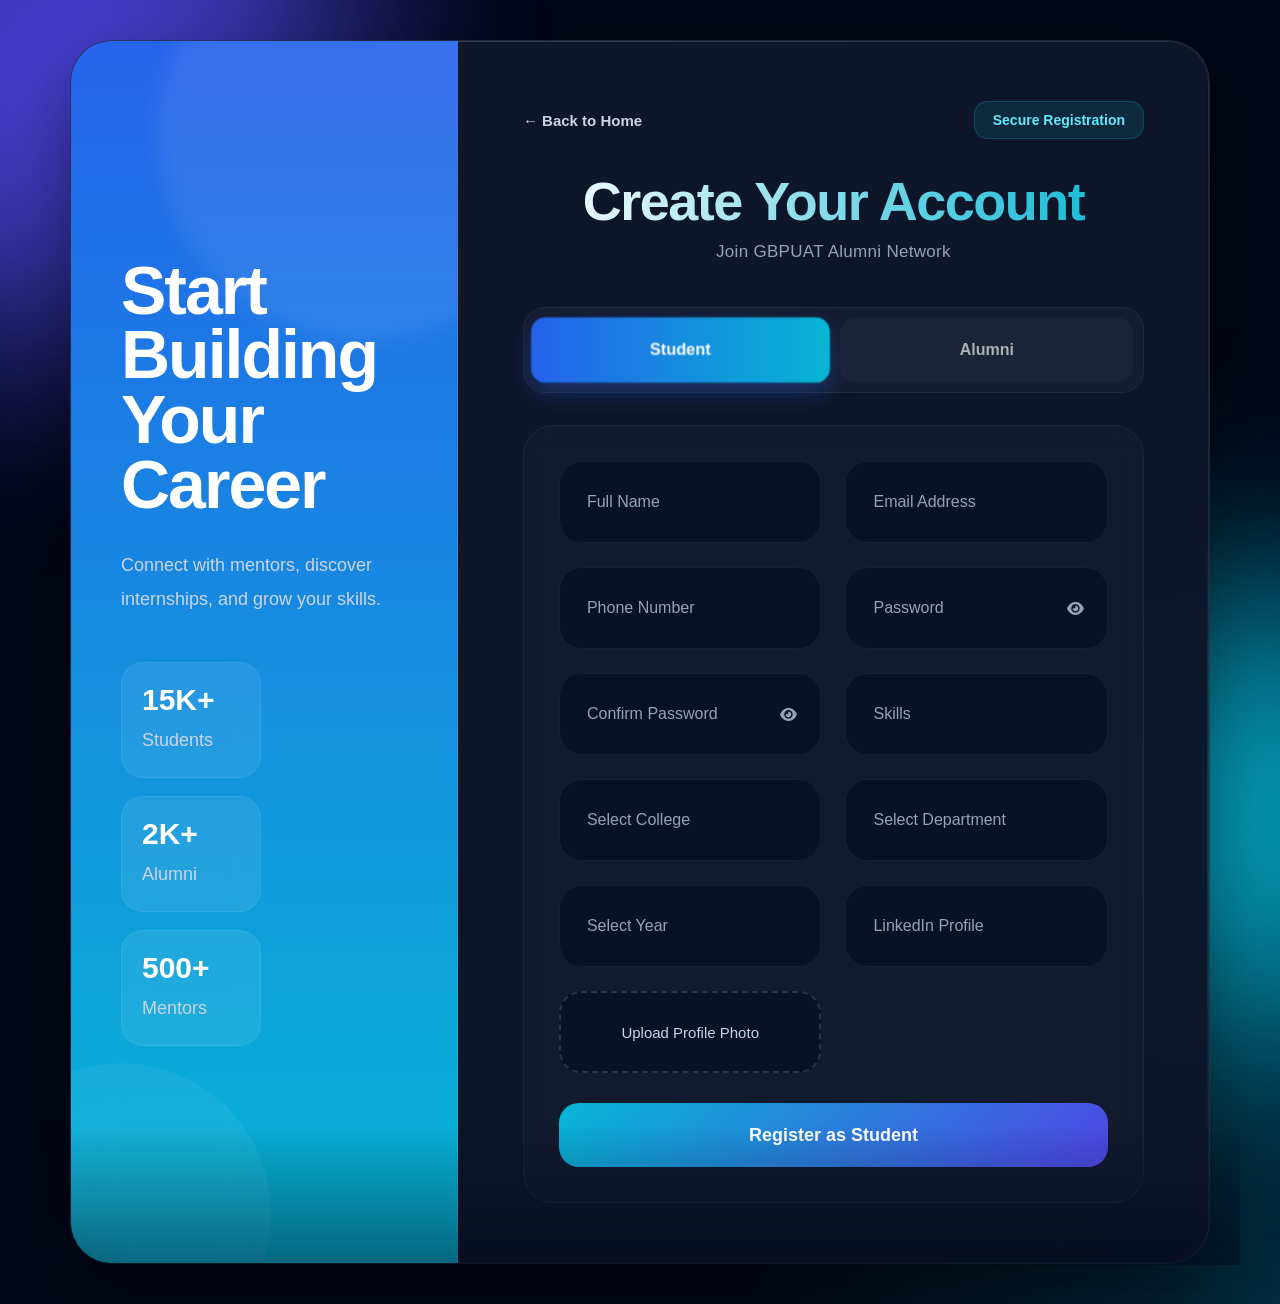
<file: register.html>
<!DOCTYPE html>
<html lang="en">

<head>
<link
rel="stylesheet"
href="https://cdnjs.cloudflare.com/ajax/libs/font-awesome/6.5.1/css/all.min.css"
/>
<meta charset="UTF-8">
<meta name="viewport" content="width=device-width, initial-scale=1.0">

<title>Register | GBPUAT Connect</title>

<link rel="stylesheet" href="style.css">

<style>

/* STUDENT ACTIVE */

.student-active{

    background:
    linear-gradient(
        to right,
        #2563eb,
        #06b6d4
    ) !important;

    color:white !important;

    box-shadow:
    0 10px 25px rgba(37,99,235,0.35);

    transform:scale(1.02);
}

/* ALUMNI ACTIVE */

.alumni-active{

    background:
    linear-gradient(
        to right,
        #7c3aed,
        #a855f7
    ) !important;

    color:white !important;

    box-shadow:
    0 10px 25px rgba(124,58,237,0.35);

    transform:scale(1.02);
}
.field,
.profile-upload-container{
    position:relative;
    width:100%;
}

/* SAME HEIGHT */

.field input,
.field select,
.upload-box{

    width:100%;
    height:82px;

    border-radius:22px;

    background:#071226;

    border:1px solid rgba(255,255,255,0.06);

    padding:0 28px;

    color:white;

    font-size:17px;

    outline:none;

    transition:0.3s ease;
}

/* FIX LABEL */

.field label{

    position:absolute;

    left:28px;
    top:50%;

    transform:translateY(-50%);

    color:#94a3b8;

    font-size:16px;

    pointer-events:none;

    transition:0.3s ease;
}

/* FLOAT LABEL */

.field input:focus + label,
.field input:valid + label,
.field select:focus + label,
.field select:valid + label{

    top:14px;

    font-size:12px;

    color:#06b6d4;
}

/* HOVER */

.field input:focus,
.field select:focus,
.upload-box:hover{

    border-color:#06b6d4;

    box-shadow:
    0 0 20px rgba(6,182,212,0.15);
}
body{

    margin:0;

    padding:40px;

    font-family:'Poppins',sans-serif;

    background:
        radial-gradient(
            circle at top left,
            rgba(79,70,229,0.25),
            transparent 30%
        ),

        radial-gradient(
            circle at bottom right,
            rgba(6,182,212,0.22),
            transparent 30%
        ),

        #020617;

    color:white;

    min-height:100vh;

    display:flex;

    justify-content:center;

    align-items:flex-start;

    padding-top:40px;

    padding-bottom:40px;

    overflow-x:hidden;

    position:relative;
}

/* FLOATING GLOW BLOBS */

body::before,
body::after{

    content:"";

    position:fixed;

    width:420px;
    height:420px;

    border-radius:50%;

    filter:blur(120px);

    z-index:-1;

    animation:
        floatBlob 10s infinite ease-in-out;
}

body::before{

    background:#4f46e5;

    top:-120px;
    left:-120px;
}

body::after{

    background:#06b6d4;

    bottom:-120px;
    right:-120px;
}

@keyframes floatBlob{

    0%{
        transform:translateY(0px);
    }

    50%{
        transform:translateY(35px);
    }

    100%{
        transform:translateY(0px);
    }
}
/* MAIN CONTAINER */

.register-container{

    width:95%;

    max-width:1500px;

    min-height:92vh;

    display:flex;

    position:relative;

    background:
        rgba(15,23,42,0.78);

    backdrop-filter:blur(24px);

    border-radius:42px;

    overflow:hidden;

    border:1px solid
        rgba(255,255,255,0.08);

    box-shadow:

        0 30px 90px rgba(0,0,0,0.55),

        inset 0 1px 0 rgba(255,255,255,0.04);

    isolation:isolate;
}

.register-container::before{

    content:"";

    position:absolute;

    inset:0;

    padding:1px;

    border-radius:42px;

    background:
        linear-gradient(
            135deg,
            rgba(255,255,255,0.18),
            rgba(255,255,255,0.02)
        );

    -webkit-mask:
        linear-gradient(#fff 0 0) content-box,
        linear-gradient(#fff 0 0);

    -webkit-mask-composite:xor;

    pointer-events:none;
}
/* LEFT SIDE */

.register-left{
    flex:1;

    padding:70px 50px;

    position:relative;

    overflow:hidden;

    border-right:
    1px solid rgba(255,255,255,0.08);    

    display:flex;
    flex-direction:column;
    justify-content:center;

    background:
    linear-gradient(
        180deg,
        #2563eb,
        #06b6d4
    );

    transition:all 0.5s ease;
}

.register-left::before{
    content:"";

    position:absolute;

    width:420px;
    height:420px;

    border-radius:50%;

    background:
    rgba(255,255,255,0.08);

    top:-120px;
    right:-120px;

    filter:blur(10px);
}

.register-left::after{
    content:"";

    position:absolute;

    width:300px;
    height:300px;

    backdrop-filter:blur(20px);

    border-radius:50%;

    background:
    rgba(255,255,255,0.05);

    bottom:-100px;
    left:-100px;
}

.register-left h1{

    font-size:68px;

    line-height:0.95;

    margin-bottom:32px;

    font-weight:800;

    letter-spacing:-2px;
}

.register-left p{

    font-size:18px;

    line-height:1.9;

    color:#cbd5e1;

    max-width:420px;
}

/* RIGHT SIDE */

.register-right{

    width:66%;

    padding:60px 65px;

    position:relative;

    overflow-y:auto;
}

.register-right::-webkit-scrollbar{

    width:10px;
}

.register-right::-webkit-scrollbar-track{

    background:transparent;
}

.register-right::-webkit-scrollbar-thumb{

    background:
        rgba(255,255,255,0.12);

    border-radius:20px;
}

.register-right::-webkit-scrollbar-thumb:hover{

    background:
        rgba(255,255,255,0.22);
}

.register-top{

    text-align:center;

    margin-bottom:45px;
}

.register-top h1{

    font-size:54px;

    line-height:1;

    margin-bottom:14px;

    font-weight:800;

    letter-spacing:-1.5px;

    background:
        linear-gradient(
            to right,
            #ffffff,
            #06b6d4
        );

    -webkit-background-clip:text;

    -webkit-text-fill-color:transparent;
}

.register-top p{

    color:#94a3b8;

    font-size:17px;

    letter-spacing:0.3px;
}

/* ROLE BUTTONS */

.role-btn{

    flex:1;

    height:64px;

    border:none;

    border-radius:18px;

    background:
        rgba(255,255,255,0.04);

    border:
        1px solid rgba(255,255,255,0.08);

    color:#cbd5e1;

    font-size:16px;

    font-weight:700;

    cursor:pointer;

    transition:0.35s ease;

    backdrop-filter:blur(12px);

    position:relative;

    overflow:hidden;
}

.role-btn::before{

    content:"";

    position:absolute;

    inset:0;

    background:
        linear-gradient(
            120deg,
            transparent,
            rgba(255,255,255,0.08),
            transparent
        );

    transform:translateX(-100%);

    transition:0.6s ease;
}

.role-btn:hover::before{

    transform:translateX(100%);
}

.role-btn:hover{

    transform:
        translateY(-3px)
        scale(1.01);

    border-color:
        rgba(6,182,212,0.4);
}
/* ROLE BUTTON WRAPPER */

.role-buttons{

    display:flex;

    gap:14px;

    margin-bottom:32px;

    background:
    rgba(255,255,255,0.03);

    padding:10px;

    border-radius:22px;

    border:
    1px solid rgba(255,255,255,0.05);

    backdrop-filter:blur(10px);
}

/* FORM */

.form-grid{

    display:grid;

    grid-template-columns:
        repeat(2,1fr);

    gap:24px;
}

.main-student-form,
.main-alumni-form{

    background:
        rgba(255,255,255,0.02);

    border:
        1px solid rgba(255,255,255,0.05);

    border-radius:30px;

    padding:35px;

    backdrop-filter:blur(12px);
}

/* UPLOAD */

.upload-box{

    width:100%;

    height:82px;

    display:flex;

    justify-content:center;

    align-items:center;

    border-radius:22px;

    border:2px dashed rgba(255,255,255,0.14);

    background:#071226;

    cursor:pointer;

    transition:0.3s ease;

    font-size:17px;

    color:#cbd5e1;
}


.upload-box:hover{
    border-color:#06b6d4;
}

/* BUTTON */

.submit-btn{

    width:100%;

    height:64px;

    margin-top:30px;

    border:none;

    border-radius:20px;

    position:relative;

    overflow:hidden;

    background:
        linear-gradient(
            135deg,
            #06b6d4,
            #4f46e5,
            #7c3aed
        );

    background-size:200% 200%;

    animation:
        gradientMove 5s ease infinite;

    color:white;

    font-size:18px;

    font-weight:700;

    cursor:pointer;

    transition:
        0.35s ease;
}

.submit-btn:hover{

    transform:
    translateY(-5px)
    scale(1.01);

    filter:brightness(1.08);

    box-shadow:
    0 18px 40px rgba(6,182,212,0.35);
}

.submit-btn::before{

    content:"";

    position:absolute;

    top:0;
    left:-120%;

    width:80%;
    height:100%;

    background:
        linear-gradient(
            90deg,
            transparent,
            rgba(255,255,255,0.25),
            transparent
        );

    transform:skewX(-20deg);

    transition:0.7s ease;
}

.submit-btn:hover::before{

    left:130%;
}
/* ALUMNI BUTTON */

.main-alumni-form .submit-btn{

    background:
    linear-gradient(
        to right,
        #7c3aed,
        #a855f7
    );

    box-shadow:
    0 10px 25px rgba(124,58,237,0.25);
}

/* ALUMNI BUTTON HOVER */

.main-alumni-form .submit-btn:hover{

    box-shadow:
    0 14px 35px rgba(124,58,237,0.4);
}

.submit-btn:hover{
    transform:translateY(-5px);
}

/* FORM SWITCH */

.main-student-form,
.main-alumni-form{
    display:none;
}

.active-form{
    display:block;
}

/* MOBILE */

@media(max-width:1100px){

    .register-container{
        flex-direction:column;
    }

    .register-left,
    .register-right{
        width:100%;
    }

    .register-left{
        padding:50px 30px;
    }

    .register-left h1{
        font-size:50px;
    }

    .register-right{
        padding:40px 25px;
    }

    .form-grid{
        grid-template-columns:1fr;
    }
}

</style>

</head>

<body>

<div class="theme-transition"></div>

<!-- BACKGROUND GLOWS -->

<div class="bg-orb orb1"></div>

<div class="bg-orb orb2"></div>

<div class="bg-orb orb3"></div>

<section class="register-page">

<div class="register-container">

    <!-- LEFT SIDE -->

    <div class="register-left">

            <h1 id="leftTitle">
                Start Building <br> Your Career
            </h1>

            <p id="leftText">
                Connect with mentors,
                discover internships,
                and grow your skills.
            </p>

        <div class="left-stats">

            <div class="left-stat">
                <h2>15K+</h2>
                <p>Students</p>
            </div>

            <div class="left-stat">
                <h2>2K+</h2>
                <p>Alumni</p>
            </div>

            <div class="left-stat">
                <h2>500+</h2>
                <p>Mentors</p>
            </div>

        </div>            

    </div>

    <!-- RIGHT SIDE -->

    <div class="register-right">

    <div class="register-nav">

        <a href="index.html" class="back-home">
            ← Back to Home
        </a>

        <div class="secure-badge">
            Secure Registration
        </div>

    </div>        

        <div class="register-top">

            <h1>Create Your Account</h1>

            <p>Join GBPUAT Alumni Network</p>

        </div>

        <!-- ROLE BUTTONS -->

        <div class="role-buttons">

        <button
            id="studentBtn"
            class="role-btn"
            type="button"
        >
            Student
        </button>

        <button
            id="alumniBtn"
            class="role-btn"
            type="button"
        >
            Alumni
        </button>

        </div>

        <!-- STUDENT FORM -->

        <form id="studentRegisterForm"
            class="main-student-form active-form"
            autocomplete="off">

            <div class="form-grid">

                <!-- FULL NAME -->

                <div class="field">

                    <input
                        type="text"
                        id="studentName"
                        required
                    >

                    <label>Full Name</label>

                </div>

                <!-- EMAIL -->

                <div class="field">

                    <input
                        type="email"
                        id="studentEmail"
                        required
                    >

                    <label>Email Address</label>

                </div>

                <!-- PHONE -->

                <div class="field">

                    <input
                        type="text"
                        id="studentPhone"
                        required
                    >

                    <label>Phone Number</label>

                </div>

                <!-- PASSWORD -->

                <div class="field password-field">

                    <input
                        type="password"
                        id="studentPassword"
                        required
                    >

                    <span class="toggle-password">
                        <i class="fa-solid fa-eye"></i>
                    </span>                    

                    <label>Password</label>

                </div>

                <!-- CONFIRM PASSWORD -->

                <div class="field">

                    <input type="password" required>

                    <span class="toggle-password">
                        <i class="fa-solid fa-eye"></i>
                    </span>

                    <label>Confirm Password</label>

                </div>                

                <!-- SKILLS -->

                <div class="field">

                    <input
                        type="text"
                        id="studentSkills"
                        required
                    >

                    <label>Skills</label>

                </div>

                <!-- COLLEGE -->

                <div class="field">

                    <select
                        id="studentCollege"
                        required
                    >

                        <option value="" disabled selected></option>

                        <option value="technology">
                            College of Technology
                        </option>

                        <option value="agriculture">
                            College of Agriculture
                        </option>

                        <option value="veterinary">
                            College of Veterinary and Animal Sciences
                        </option>

                        <option value="agribusiness">
                            College of Agribusiness Management
                        </option>

                        <option value="basic">
                            College of Basic Sciences and Humanities
                        </option>

                        <option value="community">
                            College of Community Science
                        </option>

                        <option value="pg">
                            College of Post-Graduate Studies
                        </option>

                        <option value="fisheries">
                            College of Fisheries
                        </option>

                    </select>

                    <label>Select College</label>

                </div>

                <!-- DEPARTMENT -->

                <div class="field">

                    <select
                        id="studentDepartment"
                        required
                    >

                        <option value="" disabled selected></option>

                    </select>

                    <label>Select Department</label>

                </div>

                <!-- YEAR -->

                <div class="field">

                    <select required>

                        <option value="" disabled selected></option>

                        <option value="1st">1st Year</option>

                        <option value="2nd">2nd Year</option>

                        <option value="3rd">3rd Year</option>

                        <option value="4th">4th Year</option>

                    </select>

                    <label>Select Year</label>

                </div>

                <!-- LINKEDIN -->

                <div class="field">

                    <input
                        type="text"
                        required
                    >

                    <label>LinkedIn Profile</label>

                </div>

                <!-- PROFILE UPLOAD -->

                <div class="upload-field">

                    <div class="upload-box">

                        <input
                            type="file"
                            id="profileUpload"
                            accept="image/*"
                            hidden
                        >

                        <div
                            class="upload-content"
                            id="uploadTrigger"
                        >

                            <img id="previewImage">

                            <span id="uploadText">

                                Upload Profile Photo

                            </span>

                        </div>

                        <button
                            type="button"
                            id="removeImage"
                        >
                            ×
                        </button>

                    </div>

                </div>

            </div>

            <button type="submit"
                    class="submit-btn">

                Register as Student

            </button>

        </form>

        <!-- ALUMNI FORM -->

        <form id="alumniRegisterForm"
            class="main-alumni-form"
            autocomplete="off">

            <div class="form-grid">

                <!-- FULL NAME -->

                <div class="field">

                    <input type="text" required>

                    <label>Full Name</label>

                </div>

                <!-- PASSING YEAR -->

                <div class="field">

                    <input type="text" required>

                    <label>Passing Year</label>

                </div>

                <!-- EMAIL -->

                <div class="field">

                    <input type="email" required>

                    <label>Email Address</label>

                </div>

                <!-- PHONE -->

                <div class="field">

                    <input type="text" required>

                    <label>Phone Number</label>

                </div>

                <!-- PASSWORD -->

                <div class="field password-field">

                    <input
                        type="password"
                        id="alumniPassword"
                        required
                    >

                    <span class="toggle-password">
                        <i class="fa-solid fa-eye"></i>
                    </span>

                    <label>Password</label>

                </div>

                <!-- CONFIRM PASSWORD -->

                <div class="field">

                    <input type="password" required>

                    <span class="toggle-password">
                        <i class="fa-solid fa-eye"></i>
                    </span>

                    <label>Confirm Password</label>

                </div>

                <!-- COLLEGE -->

                <div class="field">

                    <select
                        id="alumniCollege"
                        required
                    >

                        <option value="" disabled selected></option>

                        <option value="technology">
                            College of Technology
                        </option>

                        <option value="agriculture">
                            College of Agriculture
                        </option>

                        <option value="veterinary">
                            College of Veterinary and Animal Sciences
                        </option>

                        <option value="agribusiness">
                            College of Agribusiness Management
                        </option>

                        <option value="basic">
                            College of Basic Sciences and Humanities
                        </option>

                        <option value="community">
                            College of Community Science
                        </option>

                        <option value="pg">
                            College of Post-Graduate Studies
                        </option>

                        <option value="fisheries">
                            College of Fisheries
                        </option>

                    </select>

                    <label>Select College</label>

                </div>

                <!-- DEPARTMENT -->

                <div class="field">

                    <select
                        id="alumniDepartment"
                        required
                    >

                        <option value="" disabled selected></option>

                    </select>

                    <label>Select Department</label>

                </div>

                <!-- COMPANY -->

                <div class="field">

                    <input type="text" required>

                    <label>Company Name</label>

                </div>

                <!-- POSITION -->

                <div class="field">

                    <input type="text" required>

                    <label>Current Position</label>

                </div>

                <!-- DOMAIN -->

                <div class="field">

                    <input type="text" required>

                    <label>Domain</label>

                </div>

                <!-- LINKEDIN -->

                <div class="field">

                    <input type="text" required>

                    <label>LinkedIn Profile</label>

                </div>

            </div>

            <button type="submit" class="submit-btn">

                Register as Alumni

            </button>

        </form>
    </div>

    

</div>

</section>

<script src="script.js"></script>



</body>

</html>
</file>
<file: style.css>
/* GLOBAL RESET */

*{
    margin:0;
    padding:0;
    box-sizing:border-box;
}

html{
    scroll-behavior:smooth;
}

body{

    font-family:'Poppins',sans-serif;

    overflow-x:hidden;

    color:white;

    background:
        radial-gradient(
            circle at top left,
            rgba(124,58,237,0.16),
            transparent 25%
        ),

        radial-gradient(
            circle at bottom right,
            rgba(6,182,212,0.14),
            transparent 30%
        ),

        linear-gradient(
            180deg,
            #020617 0%,
            #071120 30%,
            #0b1120 60%,
            #020617 100%
        );

    background-attachment:fixed;
}

/* BUTTON FONT */

button{
    font-family:'Poppins',sans-serif;
}

/* HERO SECTION */

.hero{
    position:relative;

    min-height:100vh;

    padding:140px 8% 100px;

    isolation:isolate;

    align-items:center;

    overflow:hidden;

    background:
        radial-gradient(circle at top left,
        rgba(124,58,237,0.25),
        transparent 30%),


        radial-gradient(circle at bottom right,
        rgba(6,182,212,0.18),
        transparent 30%),


        linear-gradient(
            135deg,
            #020617 0%,
            #071127 45%,
            #020617 100%
        );

    display:flex;

    flex-direction:column;

    justify-content:center;
}

/* OVERLAY */

.overlay{
    width:100%;
    height:100%;
    background:rgba(0,0,0,0.6);
    position:absolute;
    top:0;
    left:0;
    z-index:1;
}

/* NAVBAR */

/* PREMIUM NAVBAR */

nav{

    width:92%;

    height:78px;

    box-shadow:
    0 10px 50px rgba(0,0,0,0.35),
    0 0 0 1px rgba(255,255,255,0.04);

    display:flex;

    justify-content:space-between;

    align-items:center;

    padding:0 35px;

    position:fixed;

    top:20px;

    left:50%;

    transform:translateX(-50%);

    z-index:1000;

    background:
        rgba(15,23,42,0.72);

    backdrop-filter:blur(18px);

    border:1px solid
        rgba(255,255,255,0.08);

    border-radius:22px;

    box-shadow:
        0 10px 40px rgba(0,0,0,0.35);
}

.logo{

    color:white;

    font-size:24px;

    font-weight:800;

    letter-spacing:1px;

    background:
        linear-gradient(
            to right,
            #ffffff,
            #06b6d4
        );

    -webkit-background-clip:text;

    -webkit-text-fill-color:transparent;
}
/* NAVBAR HIDE ON SCROLL */

nav{

    position:fixed;

    top:20px;

    left:50%;

    transform:translateX(-50%);

    width:92%;

    padding:18px 32px;

    border-radius:24px;

    background:
    rgba(15,23,42,0.55);

    backdrop-filter:blur(18px);

    border:
    1px solid rgba(255,255,255,0.08);

    display:flex;

    justify-content:space-between;

    align-items:center;

    z-index:999;

    transition:0.4s ease;
}

/* HIDDEN STATE */

nav.hide-nav{

    transform:
        translateX(-50%)
        translateY(-120px);

    opacity:0;
}

/* NAVBAR BUTTON CONTAINER */

.nav-buttons button{
    padding:12px 25px;
    border:none;
    border-radius:10px;
    margin-left:15px;
    font-size:16px;
    transition:0.3s;
}

/* =========================
   FINAL NAVBAR BUTTONS
========================= */

.login-btn:hover{

    transform:
        translateY(-3px);

    box-shadow:
        0 10px 25px rgba(255,255,255,0.18);
}

/* REGISTER BUTTON */

.register-btn{

    height:48px;

    padding:0 24px;

    border:none;

    border-radius:14px;

    background:
        linear-gradient(
            to right,
            #06b6d4,
            #4f46e5
        );

    color:white;

    font-size:15px;

    font-weight:600;

    cursor:pointer;

    transition:0.35s ease;

    text-decoration:none;

    display:flex;

    align-items:center;

    justify-content:center;

    box-shadow:
        0 10px 25px rgba(79,70,229,0.28);
}

.register-btn:hover{

    transform:
        translateY(-3px)
        scale(1.03);

    box-shadow:
        0 18px 35px rgba(79,70,229,0.4);
}
.nav-buttons button:hover{
    transform:translateY(-3px);
}

/* HERO CONTENT */

.hero-content{
    position:relative;

    z-index:5;

    max-width:760px;
}

.hero-content h1{

    font-size:clamp(58px,8vw,92px);

    line-height:0.95;

    font-weight:900;

    letter-spacing:-4px;

    margin-bottom:28px;

    background:
    linear-gradient(
        135deg,
        #ffffff 0%,
        #c4b5fd 35%,
        #67e8f9 70%,
        #ffffff 100%
    );

    background-size:200% auto;

    animation:textShine 6s linear infinite;

    -webkit-background-clip:text;

    -webkit-text-fill-color:transparent;
}
@keyframes textShine{

    from{
        background-position:0% center;
    }

    to{
        background-position:200% center;
    }
}

.hero-content p{

    font-size:20px;

    line-height:1.9;

    color:#94a3b8;

    max-width:650px;

    margin-bottom:45px;
}

/* HERO BUTTONS */

.hero-buttons{
    display:flex;

    gap:20px;

    flex-wrap:wrap;
}

.hero-btn{

    height:64px;

    padding:0 38px;

    border:none;

    border-radius:20px;

    font-size:16px;

    font-weight:700;

    letter-spacing:0.3px;

    cursor:pointer;

    transition:all 0.35s ease;

    position:relative;

    overflow:hidden;

    isolation:isolate;
}

.primary-btn{

    background:
    linear-gradient(
        to right,
        #7c3aed,
        #06b6d4
    );

    color:white;

    box-shadow:
    0 20px 40px rgba(124,58,237,0.35);
}
.primary-btn::before{

    content:"";

    position:absolute;

    inset:0;

    background:
    linear-gradient(
        120deg,
        transparent,
        rgba(255,255,255,0.28),
        transparent
    );

    transform:translateX(-120%);

    transition:0.7s ease;

    z-index:-1;
}

.primary-btn:hover::before{

    transform:translateX(120%);
}
.primary-btn:hover{

    transform:
    translateY(-4px)
    scale(1.02);

    box-shadow:
    0 25px 50px rgba(124,58,237,0.45);
}

.secondary-btn{

    background:
    rgba(255,255,255,0.04);

    border:1px solid rgba(255,255,255,0.08);

    color:white;

    backdrop-filter:blur(10px);
}

.secondary-btn:hover{

    background:
    rgba(255,255,255,0.08);

    transform:translateY(-4px);
}


/* GRADIENT BALLS */

.gradient-ball{
    position:absolute;
    border-radius:50%;
    filter:blur(100px);
    opacity:0.5;
    z-index:1;
}

.ball1{
    width:300px;
    height:300px;
    background:#4f46e5;
    top:10%;
    left:10%;
}

.ball2{
    width:250px;
    height:250px;
    background:#06b6d4;
    bottom:10%;
    right:10%;
}

/* PARTICLES */

.particles{
    position:absolute;
    width:100%;
    height:100%;
    top:0;
    left:0;
    overflow:hidden;
    z-index:1;
}

.particles span{
    position:absolute;
    width:12px;
    height:12px;
    background:rgba(255,255,255,0.2);
    border-radius:50%;
    animation:float 15s linear infinite;
}

.particles span:nth-child(1){
    left:10%;
    top:80%;
    animation-duration:12s;
}

.particles span:nth-child(2){
    left:25%;
    top:90%;
    animation-duration:18s;
}

.particles span:nth-child(3){
    left:50%;
    top:85%;
    animation-duration:10s;
}

.particles span:nth-child(4){
    left:75%;
    top:95%;
    animation-duration:16s;
}

.particles span:nth-child(5){
    left:90%;
    top:88%;
    animation-duration:13s;
}

@keyframes float{
    0%{
        transform:translateY(0);
        opacity:0;
    }

    50%{
        opacity:1;
    }

    100%{
        transform:translateY(-1000px);
        opacity:0;
    }
}

/* ABOUT SECTION */

.about{

    width:100%;

    min-height:100vh;

    display:grid;

    grid-template-columns:1.25fr 0.9fr;

    align-items:center;

    gap:70px;

    padding:140px 8%;

    position:relative;

    overflow:hidden;

    background:
    radial-gradient(
    circle at left top,
    rgba(79,70,229,0.28),
    transparent 35%
    ),

    radial-gradient(
    circle at right bottom,
    rgba(6,182,212,0.18),
    transparent 30%
    ),

    linear-gradient(
    to bottom,
    #030712,
    #071427,
    #020617
    );
}

.about-left{

    position:relative;

    width:100%;

    max-width:900px;

    border-radius:38px;

    overflow:hidden;
}
.about-left::before{

    content:"";

    position:absolute;

    width:300px;

    height:300px;

    border-radius:50%;

    background:
    rgba(6,182,212,0.22);

    filter:blur(90px);

    top:-60px;

    left:-60px;

    z-index:-1;
}

.about-left img{

    width:100%;

    display:block;

    border-radius:28px;

    position:relative;

    z-index:2;

    transition:
        transform 0.6s ease,
        box-shadow 0.4s ease;

    box-shadow:
        0 25px 60px rgba(0,0,0,0.45);
}

.about-image-wrapper:hover img{

    transform:scale(1.08);
}

.about-image-wrapper:hover::before{

    transform:scale(1.15);

    opacity:1;
}
.about-right{

    width:100%;

    max-width:520px;
}

.about-right h2{

    font-size:92px;

    line-height:0.95;

    margin-bottom:34px;

    font-weight:900;

    letter-spacing:-5px;

    background:
    linear-gradient(
        to right,
        #ffffff,
        #c4b5fd,
        #67e8f9
    );

    -webkit-background-clip:text;

    -webkit-text-fill-color:transparent;
}

.about-right p{

    font-size:21px;

    line-height:1.9;

    color:#94a3b8;

    margin-bottom:24px;

    max-width:500px;
}

.about-right button{

    height:58px;

    padding:0 34px;

    border:none;

    border-radius:18px;

    background:
    linear-gradient(
        to right,
        #06b6d4,
        #4f46e5
    );

    color:white;

    font-size:16px;

    font-weight:700;

    cursor:pointer;

    transition:0.35s ease;

    box-shadow:
    0 15px 40px rgba(79,70,229,0.35);
}

.about-right button:hover{

    transform:
    translateY(-5px)
    scale(1.02);

    box-shadow:
    0 20px 50px rgba(79,70,229,0.45);
}

/* ALUMNI SECTION */

.alumni-section{
    width:100%;
    min-height:100vh;
    background:transparent;
    padding:100px 80px;
}

.alumni-section h2{
    font-size:52px;

    text-align:center;

    margin-bottom:70px;

    font-weight:800;

    letter-spacing:-2px;

    background:
    linear-gradient(
        to right,
        #ffffff,
        #67e8f9
    );

    -webkit-background-clip:text;

    -webkit-text-fill-color:transparent;
}


.alumni-container{
    display:flex;
    justify-content:center;
    flex-wrap:wrap;
    gap:40px;
}

.alumni-card{
    width:350px;
    background:rgba(255,255,255,0.08);
    backdrop-filter:blur(10px);
    padding:40px;
    border-radius:25px;
    text-align:center;
    box-shadow:
    0 10px 30px rgba(0,0,0,0.25);

    transform-style:preserve-3d;    
    border:1px solid rgba(255,255,255,0.1);
    transition:0.4s;
    position:relative;
    overflow:hidden;
}

.alumni-card:hover{

    transform:
    translateY(-18px)
    rotateX(4deg)
    rotateY(-4deg);

    box-shadow:
    0 25px 60px rgba(79,70,229,0.35),
    0 0 35px rgba(6,182,212,0.18);
}

.alumni-card::before{
    content:"";
    position:absolute;
    width:200%;
    height:200%;
    background:linear-gradient(
        45deg,
        transparent,
        rgba(255,255,255,0.1),
        transparent
    );
    top:-50%;
    left:-50%;
    transform:rotate(25deg);
    transition:0.8s;
}

.alumni-card:hover::before{
    left:100%;
}

.alumni-card img{
    width:130px;
    height:130px;
    border-radius:50%;
    object-fit:cover;
    margin-bottom:25px;
    border:4px solid #4f46e5;
}

.alumni-card h3{
    font-size:30px;
    margin-bottom:15px;
}

.alumni-card p{
    font-size:20px;
    margin-bottom:15px;
    color:#cbd5e1;
}

.alumni-card span{
    color:#06b6d4;
    font-size:16px;
}

/* STATS SECTION */

.stats-section{
    width:100%;
    padding:120px 80px;
    background:transparent;
    text-align:center;
}

.stats-section h2{
    font-size:52px;

    text-align:center;

    margin-bottom:70px;

    font-weight:800;

    letter-spacing:-2px;

    background:
    linear-gradient(
        to right,
        #ffffff,
        #67e8f9
    );

    -webkit-background-clip:text;

    -webkit-text-fill-color:transparent;
}


.stats-container{
    display:flex;
    justify-content:center;
    flex-wrap:wrap;
    gap:40px;
}

.stat-box{
    width:250px;
    background:rgba(255,255,255,0.05);
    padding:50px 30px;
    border-radius:25px;
    backdrop-filter:blur(10px);
    border:1px solid rgba(255,255,255,0.1);
    transition:0.4s;
}

.stat-box:hover{
    transform:translateY(-10px);
    box-shadow:0 20px 40px rgba(79,70,229,0.3);
}

.stat-box h3{
    font-size:60px;
    color:#06b6d4;
    margin-bottom:20px;
}

.stat-box p{
    font-size:22px;
}

/* COMPANY SECTION */

.company-section{
    width:100%;
    padding:100px 0;
    background:transparent;
    text-align:center;
    overflow:hidden;
}

.company-section h2{
    font-size:52px;

    text-align:center;

    margin-bottom:70px;

    font-weight:800;

    letter-spacing:-2px;

    background:
    linear-gradient(
        to right,
        #ffffff,
        #67e8f9
    );

    -webkit-background-clip:text;

    -webkit-text-fill-color:transparent;
}

.marquee{

    width:100%;

    overflow:hidden;

    position:relative;
}

.marquee-content{

    display:flex;

    align-items:center;

    width:max-content;

    animation:
        marquee 22s linear infinite;
}

@keyframes marquee{

    from{
        transform:translateX(0);
    }

    to{
        transform:translateX(-50%);
    }
}

.marquee-content span,
.marquee-content a{

    display:inline-block;

    margin:0 50px;

    font-size:40px;

    font-weight:700;

    color:#cbd5e1;

    text-decoration:none;

    transition:0.3s ease;
}

.marquee-content span:hover,
.marquee-content a:hover{

    color:#06b6d4;

    transform:translateY(-5px);
}

@keyframes marquee{
    0%{
        transform:translateX(0);
    }

    100%{
        transform:translateX(-50%);
    }
}

/* FOOTER */

footer{
    width:100%;
    background:#020617;
    padding-top:80px;
}

.footer-container{
    display:flex;
    justify-content:space-between;
    flex-wrap:wrap;
    gap:40px;
    padding:0 80px 60px;
}

.footer-box{
    width:300px;
}

.footer-box h3{
    font-size:30px;
    margin-bottom:25px;
}

.footer-box p{
    color:#cbd5e1;
    line-height:1.8;
    margin-bottom:15px;
}

.footer-box a{
    display:block;
    color:#cbd5e1;
    text-decoration:none;
    margin-bottom:15px;
    transition:0.3s;
}

.footer-box a:hover{
    color:#06b6d4;
    transform:translateX(5px);
}

.footer-bottom{
    border-top:1px solid rgba(255,255,255,0.1);
    padding:30px;
    text-align:center;
    color:#94a3b8;
}

/* MODAL */

.modal-box{

    width:920px;

    height:600px;

    max-height:90vh;

    isolation:isolate;

    display:flex;

    overflow:hidden;

    border-radius:32px;

    position:relative;

    background:
        rgba(15,23,42,0.92);

    backdrop-filter:blur(20px);

    border:1px solid
        rgba(255,255,255,0.08);

    box-shadow:
        0 25px 80px rgba(0,0,0,0.55);

    animation:
        modalEntry 0.5s ease;
}

/* GLASS SHINE */

.modal-box::before{

    content:"";

    position:absolute;

    inset:0;

    background:
        linear-gradient(
            120deg,
            rgba(255,255,255,0.08),
            transparent 30%,
            transparent 70%,
            rgba(255,255,255,0.05)
        );

    z-index:1;

    pointer-events:none;
}

/* ANIMATED BORDER */

.modal-box::after{

    content:"";

    position:absolute;

    inset:-1px;

    border-radius:32px;

    padding:1px;

    background:
        linear-gradient(
            130deg,
            rgba(6,182,212,0.5),
            rgba(79,70,229,0.5),
            rgba(124,58,237,0.5)
        );

    -webkit-mask:
        linear-gradient(#fff 0 0) content-box,
        linear-gradient(#fff 0 0);

    -webkit-mask-composite:xor;

    mask-composite:exclude;

    animation:
        borderRotate 6s linear infinite;

    pointer-events:none;
}

@keyframes borderRotate{

    0%{
        filter:hue-rotate(0deg);
    }

    100%{
        filter:hue-rotate(360deg);
    }
}

/* FLOATING GLOW BLOBS */

.login-blob{

    position:absolute;

    border-radius:50%;

    filter:blur(90px);

    opacity:0.35;

    z-index:0;

    animation:
        blobFloat 8s ease-in-out infinite;
}

/* TOP RIGHT */

.blob-one{

    width:220px;

    height:220px;

    background:#06b6d4;

    top:-60px;

    right:-60px;
}

/* BOTTOM LEFT */

.blob-two{

    width:260px;

    height:260px;

    background:#7c3aed;

    bottom:-100px;

    left:-100px;

    animation-delay:2s;
}

/* FLOAT */

@keyframes blobFloat{

    0%{
        transform:
            translateY(0px)
            scale(1);
    }

    50%{
        transform:
            translateY(25px)
            scale(1.08);
    }

    100%{
        transform:
            translateY(0px)
            scale(1);
    }
}

@keyframes modalEntry{

    from{
        opacity:0;
        transform:
            translateY(40px)
            scale(0.95);
    }

    to{
        opacity:1;
        transform:
            translateY(0)
            scale(1);
    }
}

/* LEFT CONTENT */

.login-left-content{

    position:relative;

    z-index:2;
}

.login-left-content h1{

    font-size:56px;

    line-height:1.1;

    margin-bottom:25px;

    font-weight:800;

    color:white;
}

.login-left-content p{

    font-size:18px;

    line-height:1.8;

    color:#e2e8f0;

    margin-bottom:35px;
}

/* TAGS */

.login-tags{

    display:flex;

    flex-wrap:wrap;

    gap:15px;
}

.login-tags span{

    padding:12px 18px;

    border-radius:50px;

    background:
        rgba(255,255,255,0.15);

    border:1px solid
        rgba(255,255,255,0.15);

    color:white;

    font-size:14px;

    backdrop-filter:blur(10px);
}

/* INTERNAL SCROLL AREA */

.login-scroll-area{

    width:100%;

    height:100%;

    overflow-y:auto;

    overflow-x:hidden;

    padding-right:14px;

    scrollbar-width:thin;

    scrollbar-color:
        #06b6d4
        transparent;
}

/* PREMIUM SCROLLBAR */

.login-scroll-area::-webkit-scrollbar{

    width:4px;
}

.login-scroll-area::-webkit-scrollbar-track{

    background:transparent;
}

.login-scroll-area::-webkit-scrollbar-thumb{

    background:
        linear-gradient(
            to bottom,
            #06b6d4,
            #4f46e5
        );

    border-radius:50px;
}

/* PREMIUM INTERNAL SCROLLBAR */

.login-right-panel::-webkit-scrollbar{

    width:4px;
}

.login-right-panel::-webkit-scrollbar-track{

    margin:20px 0;

    background:transparent;

    border-radius:50px;
}

.login-right-panel::-webkit-scrollbar-thumb{

    background:
        linear-gradient(
            to bottom,
            rgba(6,182,212,0.9),
            rgba(79,70,229,0.9)
        );

    border-radius:50px;
}


/* =========================
   INPUT ICONS
========================= */

.input-box i,
.input-box .icon{

    position:absolute;

    left:16px;

    top:50%;

    transform:translateY(-50%);

    font-size:15px;

    color:#94a3b8;

    width:16px;
    height:16px;

    display:flex;
    align-items:center;
    justify-content:center;

    pointer-events:none;
}
.input-box i::before{
    font-size:15px !important;
}


.extra-login-options{

    margin-top:30px;

    text-align:center;
}

.extra-login-options p{

    color:#94a3b8;

    margin-bottom:20px;
}

.social-buttons{

    display:flex;

    gap:15px;
}

.social-buttons button{

    flex:1;

    height:55px;

    border:none;

    border-radius:16px;

    background:#1e293b;

    color:white;

    font-size:15px;

    font-weight:600;

    transition:0.3s ease;
}

.social-buttons button:hover{

    transform:translateY(-3px);

    background:#334155;
}

/* PROGRESS BAR */

.progress-bar{
    position:fixed;
    top:0;
    left:0;
    width:0%;
    height:5px;
    background:linear-gradient(to right,#06b6d4,#4f46e5);
    z-index:99999;
}

/* CUSTOM CURSOR */

body{
    cursor:default;
}

.custom-cursor{
    width:20px;
    height:20px;
    border:2px solid #06b6d4;
    border-radius:50%;
    position:fixed;
    top:0;
    left:0;
    transform:translate(-50%,-50%);
    pointer-events:none;
    z-index:999999;
}

/* LOADER */

.loader{
    display:none;
}

/* MOBILE RESPONSIVE */

@media(max-width:768px){

/* NAV LINKS */

    .top-links{

        display:flex;

        align-items:center;

        gap:14px;

        margin-right:28px;
    }

    .top-links a{

        text-decoration:none;

        color:#cbd5e1;

        font-size:13px;

        font-weight:600;

        letter-spacing:0.5px;

        padding:10px 16px;

        border-radius:12px;

        transition:0.3s ease;

        background:
            rgba(255,255,255,0.03);

        border:1px solid
            transparent;
    }

    /* HOVER */

    .top-links a:hover{

        color:white;

        background:
            rgba(6,182,212,0.12);

        border-color:
            rgba(6,182,212,0.35);

        transform:translateY(-2px);
    }

    nav{
        padding:20px;
    }

    .hamburger{
        display:flex;
        flex-direction:column;
        gap:6px;
        cursor:pointer;
    }

    .hamburger span{
        width:30px;
        height:3px;
        background:white;
        border-radius:10px;
    }

    .nav-buttons{
        position:fixed;
        top:0;
        right:-100%;
        width:280px;
        height:100vh;
        background:#111827;
        display:flex;
        flex-direction:row;
        justify-content:center;
        align-items:center;
        gap:30px;
        transition:0.5s;
    }

    .nav-buttons.active{
        right:0;
    }

    .hero-content h1{
        font-size:48px;
    }

    .hero-content p{
        font-size:18px;
    }

    .about{
        flex-direction:column;
        padding:80px 20px;
    }

    .about-left,
    .about-right{
        width:100%;
    }

    .about-right h2{
        font-size:40px;
    }

    .alumni-section,
    .stats-section{
        padding:80px 20px;
    }

    .alumni-section h2,
    .stats-section h2,
    .company-section h2{
    font-size:52px;

    text-align:center;

    margin-bottom:70px;

    font-weight:800;

    letter-spacing:-2px;

    background:
    linear-gradient(
        to right,
        #ffffff,
        #67e8f9
    );

    -webkit-background-clip:text;

    -webkit-text-fill-color:transparent;
}

    .footer-container{
        padding:0 20px 60px;
    }
}
.marquee-content span{
    cursor:pointer;
    transition:0.3s;
}

.marquee-content span:hover{
    color:#06b6d4;
    transform:translateY(-5px);
}
.stat-box:hover h3{
    transform:scale(1.15);
    transition:0.3s;
}
.alumni-card:hover{
    transform:translateY(-15px) scale(1.03);

    box-shadow:
        0 20px 50px rgba(79,70,229,0.4),
        0 0 40px rgba(6,182,212,0.4);
}

/* COLLEGE BASED ALUMNI SECTION */

/* ALUMNI DETAILS */

.alumni-details{
    display:none;
    margin-top:60px;

    background:rgba(255,255,255,0.05);

    border-radius:25px;

    padding:50px;

    animation:fadeIn 0.5s ease;
}

.alumni-details.active{
    display:block;
}

.alumni-details h3{
    text-align:center;
    font-size:40px;
    margin-bottom:40px;
}

.alumni-info{
    display:flex;
    justify-content:center;
    flex-wrap:wrap;
    gap:30px;
}

.alumni-box{

    position:relative;

    padding:30px;

    border-radius:28px;

    background:
    linear-gradient(
        145deg,
        rgba(15,23,42,0.9),
        rgba(15,23,42,0.65)
    );

    border:
    1px solid rgba(255,255,255,0.06);

    overflow:hidden;

    transition:0.4s ease;

    backdrop-filter:blur(12px);
}

.alumni-box:hover{

    transform:
    translateY(-10px);

    border-color:
    rgba(6,182,212,0.35);

    box-shadow:
    0 25px 50px rgba(6,182,212,0.12);
}


@keyframes fadeIn{
    from{
        opacity:0;
        transform:translateY(20px);
    }

    to{
        opacity:1;
        transform:translateY(0);
    }
}
.alumni-contact{
    margin-top:20px;
    padding-top:20px;
    border-top:1px solid rgba(255,255,255,0.1);
}

.alumni-contact p{
    margin-bottom:10px;
    font-size:16px;
    color:#cbd5e1;
}

.alumni-details{
    display:none;
}

.alumni-details.active{
    display:block;
}


.college-container{
    display:flex;
    justify-content:center;
    flex-wrap:wrap;
    gap:25px;
    margin-top:40px;
}

/* CARD DESIGN */
.college-card{
    width:260px;
    padding:30px 25px;
    background:rgba(255,255,255,0.06);
    border:1px solid rgba(255,255,255,0.1);
    border-radius:20px;
    text-align:center;
    cursor:pointer;
    position:relative;
    overflow:hidden;
    transition:0.4s ease;
    backdrop-filter:blur(10px);
}

/* HOVER EFFECT */
.college-card:hover{
    transform:translateY(-10px) scale(1.03);
    border-color:#06b6d4;
    box-shadow:0 15px 40px rgba(6,182,212,0.3);
}

/* TITLE */
.college-card h3{
    font-size:20px;
    margin-bottom:10px;
    color:white;
}

/* SUBTEXT */
.college-card p{
    font-size:14px;
    color:#94a3b8;
}

/* GLOW ANIMATION */
.college-card::before{
    content:"";
    position:absolute;
    top:-50%;
    left:-50%;
    width:200%;
    height:200%;
    background:linear-gradient(
        45deg,
        transparent,
        rgba(6,182,212,0.2),
        transparent
    );
    transform:rotate(25deg);
    transition:0.6s;
}

.college-card:hover::before{
    left:100%;
}
body{
    cursor:default;
}

h1, h2, h3, h4, h5, h6,
p, span, a, div, section,
button{
    user-select: none;
}
button,
a,
.hero-btn,
.college-card,
.submit-btn{
    cursor: pointer !important;
}

/* =========================
   AUTH MODAL
========================= */

.modal{

    position:fixed;

    inset:0;

    width:100%;
    height:100%;

    background:
    rgba(2,6,23,0.82);

    backdrop-filter:blur(12px);

    display:flex;

    justify-content:center;
    align-items:center;

    z-index:9999;

    opacity:0;

    visibility:hidden;

    pointer-events:none;

    transition:
    opacity 0.35s ease,
    visibility 0.35s ease;
}

/* ACTIVE STATE */

.modal.active{

    opacity:1;

    visibility:visible;

    pointer-events:auto;
}

@keyframes backdropFade{

    from{
        opacity:0;
        backdrop-filter:blur(0px);
    }

    to{
        opacity:1;
        backdrop-filter:blur(8px);
    }
}
/* POPUP */

@keyframes popup{

    0%{
        opacity:0;
        transform:
            translateY(40px)
            scale(0.92)
            rotateX(10deg);
    }

    100%{
        opacity:1;
        transform:
            translateY(0)
            scale(1)
            rotateX(0deg);
    }
}

/* CLOSE BUTTON */

/* FORMS */

.student-form,
.alumni-form{

    display:none;

    flex-direction:column;

    gap:18px;
}

.active-form-modal{

    display:flex !important;

    animation:formGlow 0.5s ease;
}

@keyframes formGlow{

    0%{

        opacity:0;

        transform:
        translateY(20px)
        scale(0.98);
    }

    100%{

        opacity:1;

        transform:
        translateY(0)
        scale(1);
    }
}
/* SMOOTH FORM SWITCHING */

.main-student-form,
.main-alumni-form{

    display:none;

    opacity:0;

    transform:translateY(20px);

    transition:0.4s ease;
}

.main-student-form.active-form,
.main-alumni-form.active-form{

    display:block;

    opacity:1;

    transform:translateY(0);
}

/* REGISTER CONTAINER */

.register-container{

    width:92%;
    max-width:1450px;
    min-height:92vh;

    display:flex;

    position:relative;

    background:
        rgba(15,23,42,0.82);

    backdrop-filter:blur(18px);

    border-radius:40px;

    overflow:hidden;

    border:1px solid rgba(255,255,255,0.08);

    box-shadow:
        0 25px 80px rgba(0,0,0,0.55);

    margin:auto;

    transition:
        transform 0.4s ease,
        box-shadow 0.4s ease;
}

/* ANIMATED BORDER */

.register-container::before{

    content:"";

    position:absolute;

    inset:-2px;

    border-radius:42px;

    background:
        linear-gradient(
            130deg,
            #06b6d4,
            #4f46e5,
            #7c3aed,
            #06b6d4
        );

    background-size:300% 300%;

    animation:borderMove 8s linear infinite;

    z-index:-1;
}

/* INNER DARK LAYER */

.register-container::after{

    content:"";

    position:absolute;

    inset:2px;

    border-radius:38px;

    background:
        rgba(15,23,42,0.92);

    z-index:-1;
}

@keyframes borderMove{

    0%{
        background-position:0% 50%;
    }

    50%{
        background-position:100% 50%;
    }

    100%{
        background-position:0% 50%;
    }
}

.register-container:hover{

    transform:translateY(-6px);

    box-shadow:
        0 35px 90px rgba(0,0,0,0.6),
        0 0 50px rgba(6,182,212,0.18);
}


.role-buttons{
    display:flex;
    justify-content:center;
    gap:20px;
    margin-bottom:40px;
}

.role-buttons button{

    padding:14px 35px;

    border:none;

    border-radius:14px;

    background:#1e293b;

    color:white;

    font-size:16px;

    font-weight:600;

    transition:0.3s ease;
}

.role-buttons button:hover{

    transform:translateY(-3px);

    background:#334155;
}

.active-role{

    background:
        linear-gradient(
            to right,
            #06b6d4,
            #4f46e5
        ) !important;

    box-shadow:
        0 10px 35px rgba(6,182,212,0.35),
        0 0 25px rgba(79,70,229,0.25);

    transform:
        translateY(-3px)
        scale(1.02);

    border:1px solid
        rgba(255,255,255,0.15);
}

/* =========================
   LEFT PANEL
========================= */

.login-left-panel{

    width:42%;

    position:relative;

    overflow:hidden;

    background:
        linear-gradient(
            180deg,
            #4f46e5,
            #06b6d4
        );

    display:flex;

    justify-content:center;

    align-items:center;

    padding:60px;
}

/* GLOW EFFECT */

.login-left-panel::before{

    content:"";

    position:absolute;

    width:320px;
    height:320px;

    border-radius:50%;

    background:
        rgba(255,255,255,0.12);

    top:-100px;
    right:-100px;

    filter:blur(10px);
}

.login-left-panel::after{

    content:"";

    position:absolute;

    width:260px;
    height:260px;

    border-radius:50%;

    background:
        rgba(255,255,255,0.08);

    bottom:-100px;
    left:-100px;
}

/* CONTENT */

.login-left-content{

    position:relative;

    z-index:2;
}

.login-left-content h1{

    font-size:58px;

    line-height:1.05;

    margin-bottom:25px;

    font-weight:800;
}

.login-left-content p{

    font-size:18px;

    line-height:1.8;

    color:#e2e8f0;

    margin-bottom:35px;
}

/* TAGS */

.login-tags{

    display:flex;

    flex-wrap:wrap;

    gap:14px;
}

.login-tags span{

    padding:10px 18px;

    border-radius:30px;

    background:
        rgba(255,255,255,0.15);

    backdrop-filter:blur(10px);

    font-size:14px;

    font-weight:600;
}

/* =========================
   RIGHT PANEL
========================= */

.login-right-panel{

    width:58%;

    padding:55px;

    position:relative;

    display:flex;

    flex-direction:column;

    justify-content:center;
}

/* HEADER */

.modal-header{

    text-align:center;

    margin-top:35px;

    margin-bottom:35px;
}

.modal-header h2{

    font-size:48px;

    margin-bottom:12px;

    font-weight:800;

    background:
        linear-gradient(
            to right,
            #ffffff,
            #06b6d4
        );

    -webkit-background-clip:text;

    -webkit-text-fill-color:transparent;
}

.modal-header p{

    color:#94a3b8;

    font-size:16px;
}

/* =========================
   ROLE BUTTONS
========================= */

.role-selection{

    display:flex;

    gap:16px;

    margin-bottom:28px;
}

.role-selection button{

    flex:1;

    padding:14px;

    border:none;

    border-radius:14px;

    background:#1e293b;

    color:#cbd5e1;

    font-size:15px;

    font-weight:600;

    transition:0.25s ease;

    cursor:pointer;
}

/* =========================
   SOCIAL LOGIN
========================= */

.extra-login-options{

    margin-top:28px;

    text-align:center;
}

.extra-login-options p{

    color:#94a3b8;

    margin-bottom:18px;
}

.social-buttons{

    display:flex;

    gap:15px;
}

.social-buttons button{

    flex:1;

    height:52px;

    border:none;

    border-radius:16px;

    background:#1e293b;

    color:white;

    font-weight:600;

    transition:0.3s ease;
}

.social-buttons button:hover{

    transform:
        translateY(-4px)
        scale(1.03);

    background:
        linear-gradient(
            to right,
            #1e293b,
            #334155
        );

    box-shadow:
        0 12px 25px rgba(0,0,0,0.35);
}

/* =========================
   REGISTER TEXT
========================= */

.switch-register{

    margin-top:28px;

    text-align:center;

    color:#94a3b8;
}

.switch-register a{

    color:#06b6d4;

    text-decoration:none;

    font-weight:600;
}


.close-btn:hover{

    background:#ef4444;

    transform:rotate(90deg);
}

/* =========================
   MOBILE RESPONSIVE
========================= */

@media(max-width:900px){

    .glass-modal{

        width:92%;

        flex-direction:column;

        min-height:auto;
    }

    .login-left-panel,
    .login-right-panel{

        width:100%;
    }

    .login-left-panel{

        padding:45px 30px;
    }

    .login-left-content h1{

        font-size:42px;
    }

    .login-right-panel{

        padding:40px 25px;
    }

}

/* INPUTS */

.input-box input{

    width:100%;

    padding:16px 18px;

    border:none;

    outline:none;

    border-radius:14px;

    background:#0f172a;

    color:white;

    font-size:15px;

    border:1px solid
        rgba(255,255,255,0.08);

    transition:0.3s ease;
}

.input-box input:focus{

    border-color:#06b6d4;
}



/* CLOSE BUTTON */

.close-btn{

    position:absolute;

    top:18px;

    right:22px;

    font-size:32px;

    cursor:pointer;

    color:white;
}
.switch-register{
    text-align:center;
    margin-top:18px;
    color:#cbd5e1;
}

.switch-register a{
    color:#06b6d4;
    text-decoration:none;
    font-weight:600;
}
/* COMPANY LINKS FIX */

.marquee-content a{

    display:inline-block;

    margin:0 50px;

    font-size:40px;

    font-weight:700;

    color:#cbd5e1;

    text-decoration:none;

    transition:0.3s ease;
}

.marquee-content a:hover{

    color:#06b6d4;

    transform:translateY(-5px);
}
/* TOP NAV LINKS */

.top-links{

    display:flex;

    align-items:center;

    gap:25px;

    margin-right:25px;
}

.top-links a{

    text-decoration:none;

    color:#cbd5e1;

    font-size:14px;

    font-weight:500;

    letter-spacing:0.5px;

    transition:0.3s ease;

    font-family:'Inter',sans-serif;
}

.top-links a:hover{

    color:#06b6d4;

    transform:translateY(-2px);
}
.login-btn,
.register-btn{

    height:48px;

    padding:0 24px;

    border-radius:14px;

    font-weight:600;
}
body::before,
body::after{
    content:"";
    position:fixed;
    width:450px;
    height:450px;
    border-radius:50%;
    filter:blur(120px);
    z-index:-1;
    animation:floatBlob 10s infinite ease-in-out;
}

body::before{
    background:#4f46e5;
    top:-100px;
    left:-100px;
}

body::after{
    background:#06b6d4;
    bottom:-100px;
    right:-100px;
}

@keyframes floatBlob{
    0%{
        transform:translateY(0px);
    }

    50%{
        transform:translateY(40px);
    }

    100%{
        transform:translateY(0px);
    }
}
.form-grid input,
.form-grid select{

    transition:
        0.3s ease,
        transform 0.3s ease;
}
.form-grid input:focus,
.form-grid select:focus{

    border-color:#06b6d4;

    background:
        rgba(15,23,42,0.95);

    box-shadow:
        0 0 0 4px rgba(6,182,212,0.12),
        0 0 25px rgba(6,182,212,0.25);

    transform:
        translateY(-2px)
        scale(1.01);
}

.field input::placeholder{
    color:transparent;
}
.input-box{
    position:relative;
}

.input-box input{
    width:100%;
}

.input-box label{
    position:absolute;
    left:20px;
    top:50%;
    transform:translateY(-50%);
    color:#94a3b8;
    pointer-events:none;
    transition:0.3s ease;
    background:#0f172a;
    padding:0 6px;
}

.input-box input:focus + label,
.input-box input:valid + label{

    top:0;
    font-size:12px;
    color:#06b6d4;
}

/* STRENGTH BAR */

.strength-bar{

    width:100%;

    height:8px;

    border-radius:20px;

    background:
    rgba(255,255,255,0.08);

    overflow:hidden;
}

/* FILL */

#strengthFill,
#alumniStrengthFill{

    width:0%;

    height:100%;

    border-radius:20px;

    transition:all 0.35s ease;
}


/* ICON */

.premium-input i{

    color:#06b6d4;

    font-size:15px;
}


/* PASSWORD TOGGLE */

.toggle-password{

    cursor:pointer;

    color:#94a3b8;

    transition:0.3s ease;
}

.toggle-password:hover{

    color:#06b6d4;
}

/* =========================
   LOGIN OPTIONS
========================= */

.login-options{

    display:flex;

    justify-content:space-between;

    align-items:center;

    margin-top:5px;

    margin-bottom:20px;

    font-size:14px;
}

.login-options label{

    display:flex;

    align-items:center;

    gap:8px;

    color:#cbd5e1;
}

.login-options a{

    color:#06b6d4;

    text-decoration:none;

    font-weight:500;
}

/* CHECKBOX */

.login-options input[type="checkbox"]{

    accent-color:#06b6d4;
}
/* =========================
   PREMIUM INPUTS
========================= */


/* HOVER */

.premium-input:hover{

    transform:translateY(-2px);

    border-color:
        rgba(6,182,212,0.4);
}

/* LIGHT SHINE EFFECT */

.premium-input::before{

    content:"";

    position:absolute;

    width:120px;

    height:200%;

    background:
        linear-gradient(
            90deg,
            transparent,
            rgba(255,255,255,0.08),
            transparent
        );

    top:-50%;

    left:-140px;

    transform:rotate(20deg);

    transition:0.7s ease;
}

.premium-input:hover::before{

    left:130%;
}
/* =========================
   ULTRA PREMIUM AUTH BUTTON
========================= */

.auth-btn{

    width:100%;

    height:62px;

    border:none;

    border-radius:18px;

    position:relative;

    overflow:hidden;

    cursor:pointer;

    font-size:17px;

    font-weight:700;

    letter-spacing:0.4px;

    color:white;

    margin-top:14px;

    background:
        linear-gradient(
            135deg,
            #06b6d4,
            #4f46e5,
            #7c3aed
        );

    background-size:200% 200%;

    animation:
        gradientMove 5s ease infinite;

    transition:
        transform 0.35s ease,
        box-shadow 0.35s ease;
}

/* HOVER */

.auth-btn:hover{

    transform:
        translateY(-5px)
        scale(1.01);

    box-shadow:
        0 15px 40px rgba(79,70,229,0.45),
        0 0 25px rgba(6,182,212,0.35);
}

/* CLICK */

.auth-btn:active{

    transform:scale(0.98);
}

/* ANIMATED SHINE */

.auth-btn::before{

    content:"";

    position:absolute;

    top:0;

    left:-120%;

    width:80%;

    height:100%;

    background:
        linear-gradient(
            90deg,
            transparent,
            rgba(255,255,255,0.28),
            transparent
        );

    transform:skewX(-25deg);

    transition:0.7s ease;
}

.auth-btn:hover::before{

    left:130%;
}

/* GRADIENT ANIMATION */

@keyframes gradientMove{

    0%{
        background-position:0% 50%;
    }

    50%{
        background-position:100% 50%;
    }

    100%{
        background-position:0% 50%;
    }
}
.secure-text{

    text-align:center;

    margin-top:14px;

    font-size:13px;

    color:#94a3b8;

    letter-spacing:0.4px;
}

/* =========================
   FLOATING GLOW BLOBS
========================= */

/* TOP BLOB */

.glass-modal::before{

    width:220px;

    height:220px;

    background:#4f46e5;

    top:-80px;

    right:-60px;
}

/* BOTTOM BLOB */

.glass-modal::after{

    width:180px;

    height:180px;

    background:#06b6d4;

    bottom:-70px;

    left:-50px;

    animation-delay:2s;
}
@keyframes blobMove{

    0%{
        transform:
            translate(0px,0px)
            scale(1);
    }

    50%{
        transform:
            translate(20px,-15px)
            scale(1.08);
    }

    100%{
        transform:
            translate(0px,0px)
            scale(1);
    }
}
/* CONTENT ABOVE BLOBS */

.glass-modal > *{

    position:relative;

    z-index:2;
}
/* =========================
   ANIMATED BORDER LIGHT
========================= */

.glass-modal .border-light{

    position:absolute;

    inset:0;

    border-radius:32px;

    padding:1px;

    background:
        linear-gradient(
            130deg,
            transparent,
            rgba(255,255,255,0.22),
            transparent
        );

    -webkit-mask:
        linear-gradient(#fff 0 0) content-box,
        linear-gradient(#fff 0 0);

    -webkit-mask-composite:xor;

    mask-composite:exclude;

    animation:
        borderRotate 4s linear infinite;

    pointer-events:none;
}
@keyframes borderRotate{

    0%{
        transform:rotate(0deg);
    }

    100%{
        transform:rotate(360deg);
    }
}
/* FLOATING EFFECT */

@keyframes modalFloat{

    0%{
        transform:translateY(0px);
    }

    50%{
        transform:translateY(-10px);
    }

    100%{
        transform:translateY(0px);
    }
}
/* =========================
   MODAL GLOW EFFECTS
========================= */

.modal-glow{

    position:absolute;

    border-radius:50%;

    filter:blur(90px);

    opacity:0.45;

    z-index:-1;

    animation:
        blobMove 8s ease-in-out infinite;
}

/* BLUE GLOW */

.glow-one{

    width:220px;

    height:220px;

    background:#06b6d4;

    top:-80px;

    left:-60px;
}

/* PURPLE GLOW */

.glow-two{

    width:240px;

    height:240px;

    background:#7c3aed;

    bottom:-100px;

    right:-80px;

    animation-delay:2s;
}

/* FLOATING BLOBS */

@keyframes blobMove{

    0%{
        transform:
            translate(0px,0px)
            scale(1);
    }

    50%{
        transform:
            translate(20px,-25px)
            scale(1.08);
    }

    100%{
        transform:
            translate(0px,0px)
            scale(1);
    }
}
/* =========================
   ANIMATED BORDER
========================= */


@media(max-width:900px){

    .modal-box{

        width:95%;

        min-height:auto;

        flex-direction:column;
    }

    .login-left-panel{

        width:100%;

        padding:40px;
    }

    .login-left-content h1{

        font-size:42px;
    }
}
/* =========================
   PREMIUM INPUTS
========================= */

.premium-input{

    position:relative;

    width:100%;

    height:72px;

    border-radius:22px;

    background:
        rgba(255,255,255,0.04);

    border:1px solid
        rgba(255,255,255,0.08);

    overflow:hidden;

    transition:0.35s ease;

    display:flex;

    align-items:center;
}

/* LEFT ICON AREA */



/* INPUT */

.premium-input input{

    width:100%;

    height:100%;

    border:none;

    outline:none;

    background:transparent;

    color:white;

    font-size:16px;

    padding:
        28px 20px 10px 20px;
}

/* LABEL */

.premium-input label{

    position:absolute;

    left:92px;

    top:50%;

    transform:translateY(-50%);

    color:#94a3b8;

    font-size:15px;

    pointer-events:none;

    transition:0.3s ease;

    background:transparent;
}

/* FLOAT EFFECT */

.premium-input input:focus + label,
.premium-input input:valid + label{

    top:18px;

    font-size:12px;

    color:#06b6d4;
}

/* GLOW EFFECT */

.premium-input:focus-within{

    border-color:#06b6d4;

    box-shadow:
        0 0 25px rgba(6,182,212,0.22);

    transform:translateY(-2px);
}

/* INPUT PLACEHOLDER REMOVE */

.premium-input input::placeholder{

    color:transparent;
}

/* =========================
   PREMIUM FORM FIELDS
========================= */

.field{

    position:relative;

    width:100%;
}

/* INPUTS + SELECTS */

.field input,
.field select{

    width:100%;

    height:68px;

    padding:
        26px 18px 10px;

    border-radius:20px;

    border:1px solid
        rgba(255,255,255,0.08);

    background:
        rgba(15,23,42,0.82);

    color:white;

    font-size:15px;

    outline:none;

    transition:0.35s ease;

    appearance:none;
}

/* LABEL */

.field label{

    position:absolute;

    left:18px;

    top:50%;

    transform:translateY(-50%);

    color:#94a3b8;

    font-size:15px;

    pointer-events:none;

    transition:0.3s ease;

    background:transparent;
}

/* FLOAT EFFECT */

.field input:focus + label,
.field input:valid + label,
.field select:focus + label,
.field select:valid + label{

    top:16px;

    font-size:12px;

    color:#06b6d4;
}

/* GLOW */

.field input:focus,
.field select:focus{

    border-color:#06b6d4;

    box-shadow:
        0 0 25px rgba(6,182,212,0.22);

    transform:translateY(-2px);
}

/* SELECT OPTION */

.field select option{

    background:#0f172a;

    color:white;
}
/* =========================
   PREMIUM BACKGROUND ORBS
========================= */

.bg-orb{

    position:fixed;

    border-radius:50%;

    filter:blur(120px);

    z-index:-5;

    opacity:0.45;

    animation:floatOrb 14s ease-in-out infinite;
}

/* ORB 1 */

.orb1{

    width:420px;
    height:420px;

    background:#4f46e5;

    top:-120px;
    left:-100px;
}

/* ORB 2 */

.orb2{

    width:350px;
    height:350px;

    background:#06b6d4;

    bottom:-120px;
    right:-80px;

    animation-delay:2s;
}

/* ORB 3 */

.orb3{

    width:280px;
    height:280px;

    background:#7c3aed;

    top:45%;
    left:45%;

    animation-delay:4s;
}

/* FLOATING EFFECT */

@keyframes floatOrb{

    0%{
        transform:
            translateY(0px)
            translateX(0px);
    }

    25%{
        transform:
            translateY(-30px)
            translateX(20px);
    }

    50%{
        transform:
            translateY(20px)
            translateX(-20px);
    }

    75%{
        transform:
            translateY(-15px)
            translateX(10px);
    }

    100%{
        transform:
            translateY(0px)
            translateX(0px);
    }
}
/* =========================
   PASSWORD STRENGTH
========================= */

.password-strength{

    margin-top:-6px;

    margin-bottom:10px;
}

.strength-bar{

    width:100%;

    height:8px;

    background:#1e293b;

    border-radius:20px;

    overflow:hidden;

    margin-bottom:8px;
}

#strengthFill{

    height:100%;

    width:0%;

    border-radius:20px;

    transition:0.35s ease;
}

#strengthText{

    font-size:13px;

    color:#94a3b8;
}

/* =================================
   FINAL ROLE BUTTON FIX
================================= */

/* DEFAULT STATES */

.student-option{
    background:
    linear-gradient(
        to right,
        #06b6d4,
        #4f46e5
    ) !important;

    color:white !important;

    opacity:1;
}

.alumni-option{
    background:
    linear-gradient(
        to right,
        #7c3aed,
        #f59e0b
    ) !important;

    color:white !important;

    opacity:0.65;
}

/* ACTIVE STATES */

.student-option.active-role{
    background:
    linear-gradient(
        to right,
        #06b6d4,
        #4f46e5
    ) !important;

    opacity:1 !important;

    transform:
        translateY(-3px)
        scale(1.02);

    box-shadow:
        0 10px 30px rgba(6,182,212,0.35);
}

.alumni-option.active-role{
    background:
    linear-gradient(
        to right,
        #7c3aed,
        #f59e0b
    ) !important;

    opacity:1 !important;

    transform:
        translateY(-3px)
        scale(1.02);

    box-shadow:
        0 10px 30px rgba(124,58,237,0.35);
}

/* DIM EFFECT */

.student-dim,
.alumni-dim{
    opacity:0.55 !important;

    transform:scale(0.96);

    filter:brightness(0.7);
}
.login-left-panel{
    background:
    linear-gradient(
        180deg,
        #4f46e5,
        #06b6d4
    ) !important;
}
/* =========================
   FORCE LEFT PANEL VISIBLE
========================= */

.login-left-panel{

    position:relative;

    background:
        linear-gradient(
            180deg,
            #4f46e5 0%,
            #06b6d4 100%
        ) !important;

    opacity:1 !important;

    visibility:visible !important;

    z-index:2;
}

/* REMOVE DARK OVERLAY ISSUE */

.register-container::after{
    z-index:-2 !important;
}

.register-container::before{
    z-index:-3 !important;
}
/* =========================
   PASSWORD STRENGTH
========================= */

.password-strength{

    margin-top:14px;

    display:flex;

    flex-direction:column;

    gap:8px;
}
/* UPLOAD FIELD */

.upload-box{

    width:100%;

    height:82px;

    display:flex;

    align-items:center;

    justify-content:space-between;

    padding:0 22px;

    border-radius:22px;

    background:#071226;

    border:1px solid rgba(255,255,255,0.08);

    cursor:pointer;

    transition:0.3s ease;
}

.upload-box:hover{

    border-color:#06b6d4;

    box-shadow:
    0 0 20px rgba(6,182,212,0.12);
}

/* LEFT SIDE */

.upload-content{

    display:flex;

    align-items:center;

    gap:14px;

    overflow:hidden;
}

/* IMAGE */

#previewImage{

    width:44px;
    height:44px;

    border-radius:50%;

    object-fit:cover;

    display:none;

    flex-shrink:0;

    border:2px solid rgba(255,255,255,0.08);
}

/* TEXT */

#uploadText{

    font-size:15px;

    color:#cbd5e1;

    white-space:nowrap;

    overflow:hidden;

    text-overflow:ellipsis;

    max-width:220px;
}

/* REMOVE BUTTON */

#removeImage{

    width:30px;
    height:30px;

    border:none;

    border-radius:50%;

    background:rgba(239,68,68,0.15);

    color:#ef4444;

    font-size:18px;

    cursor:pointer;

    display:none;

    align-items:center;
    justify-content:center;

    transition:0.25s ease;

    flex-shrink:0;
}

#removeImage:hover{

    background:#ef4444;

    color:white;

    transform:scale(1.08);
}
.input-box{

    position:relative;
}

.input-box::after{

    content:"";

    position:absolute;

    left:46px;

    top:50%;

    transform:translateY(-50%);

    width:1px;

    height:22px;

    background:rgba(255,255,255,0.12);
}

.input-box input{

    padding-left:62px !important;
}
.alumni-search{

    width:100%;

    display:flex;

    justify-content:center;

    margin:35px 0;
}

.alumni-search input{

    width:420px;

    max-width:90%;

    height:58px;

    border-radius:18px;

    border:1px solid rgba(255,255,255,0.08);

    background:#071226;

    padding:0 22px;

    color:white;

    font-size:15px;

    outline:none;

    transition:0.3s ease;
}

.alumni-search input:focus{

    border-color:#06b6d4;

    box-shadow:
    0 0 25px rgba(6,182,212,0.18);
}
.hero-badge{

    display:inline-flex;

    align-items:center;

    padding:10px 18px;

    border-radius:999px;

    background:rgba(255,255,255,0.08);

    border:1px solid rgba(255,255,255,0.08);

    backdrop-filter:blur(10px);

    color:#cbd5e1;

    font-size:14px;

    margin-bottom:28px;
}
.hero-grid{
    position:absolute;

    inset:0;

    background-image:
        linear-gradient(rgba(255,255,255,0.04) 1px, transparent 1px),
        linear-gradient(90deg, rgba(255,255,255,0.04) 1px, transparent 1px);

    background-size:60px 60px;

    mask-image:linear-gradient(to bottom,
    rgba(0,0,0,0.9),
    transparent);

    z-index:0;
}
.hero::after{

    content:"";

    position:absolute;

    inset:0;

    background:
    radial-gradient(
        circle at center,
        transparent 20%,
        rgba(2,6,23,0.75) 100%
    );

    z-index:0;
}
.hero-stats{

    display:flex;

    gap:22px;

    margin-top:55px;

    flex-wrap:wrap;
}

.hero-stat-card{

    min-width:160px;

    padding:22px;

    border-radius:24px;

    background:
    rgba(255,255,255,0.04);

    border:
    1px solid rgba(255,255,255,0.08);

    backdrop-filter:blur(24px);

    transition:0.35s ease;
}

.hero-stat-card:hover{

    transform:
    translateY(-6px);

    background:
    rgba(255,255,255,0.06);
}

.hero-stat-card h3{

    font-size:34px;

    margin-bottom:8px;

    color:white;
}

.hero-stat-card p{

    margin:0;

    font-size:15px;

    color:#94a3b8;
}
::-webkit-scrollbar{
    width:10px;
}

::-webkit-scrollbar-track{
    background:#020617;
}

::-webkit-scrollbar-thumb{
    background:
    linear-gradient(
        to bottom,
        #06b6d4,
        #7c3aed
    );

    border-radius:20px;
}
.hero-light{

    position:absolute;

    width:600px;

    height:600px;

    border-radius:50%;

    background:
    radial-gradient(
        circle,
        rgba(6,182,212,0.12),
        transparent 70%
    );

    top:-200px;

    right:-100px;

    z-index:0;

    animation:lightFloat 8s ease-in-out infinite;
}

@keyframes lightFloat{

    0%{
        transform:translateY(0px);
    }

    50%{
        transform:translateY(40px);
    }

    100%{
        transform:translateY(0px);
    }
}
section{
    position:relative;
}

section::after{

    content:"";

    position:absolute;

    left:0;
    bottom:-1px;

    width:100%;
    height:140px;

    background:
    linear-gradient(
        to bottom,
        transparent,
        rgba(2,6,23,0.45)
    );

    pointer-events:none;

    z-index:0;
}
.hero-wrapper{

    width:100%;

    display:flex;

    justify-content:space-between;

    align-items:center;

    gap:60px;

    position:relative;

    z-index:5;
}
/* HERO DASHBOARD */

.hero-dashboard{

    flex:1;

    display:flex;

    justify-content:center;

    align-items:center;

    position:relative;
}

/* MAIN CARD */

.main-card{

    width:420px;

    padding:30px;

    border-radius:32px;

    background:
    rgba(255,255,255,0.05);

    border:
    1px solid rgba(255,255,255,0.08);

    backdrop-filter:blur(24px);

    box-shadow:
    0 25px 60px rgba(0,0,0,0.35);

    position:relative;

    overflow:hidden;

    animation:floatCard 5s ease-in-out infinite;
}

/* TOP */

.dashboard-top{

    display:flex;

    justify-content:space-between;

    align-items:center;

    margin-bottom:35px;
}

.dashboard-top h3{

    font-size:24px;

    font-weight:700;
}

.dashboard-top span{

    padding:8px 14px;

    border-radius:999px;

    background:#10b981;

    font-size:12px;

    font-weight:700;
}

/* STATS */

.dashboard-stats{

    display:flex;

    justify-content:space-between;

    margin-bottom:35px;
}

.dashboard-stats h2{

    font-size:42px;

    margin-bottom:8px;
}

.dashboard-stats p{

    color:#94a3b8;
}

/* ACTIVITY */

.dashboard-activity{

    height:120px;

    border-radius:20px;

    background:
    rgba(255,255,255,0.04);

    display:flex;

    align-items:flex-end;

    padding:18px;

    margin-bottom:30px;

    overflow:hidden;
}

.activity-line{

    width:100%;

    height:70%;

    border-radius:20px;

    background:
    linear-gradient(
        135deg,
        #06b6d4,
        #7c3aed
    );

    clip-path:polygon(
        0 100%,
        10% 75%,
        20% 82%,
        30% 45%,
        40% 55%,
        50% 20%,
        60% 35%,
        70% 10%,
        80% 30%,
        90% 15%,
        100% 0,
        100% 100%
    );
}

/* COMPANIES */

.company-mini{

    display:flex;

    gap:12px;

    flex-wrap:wrap;
}

.company-mini span{

    padding:10px 16px;

    border-radius:14px;

    background:
    rgba(255,255,255,0.06);

    color:#cbd5e1;

    font-size:14px;
}

/* FLOATING */

@keyframes floatCard{

    0%{
        transform:translateY(0px);
    }

    50%{
        transform:translateY(-12px);
    }

    100%{
        transform:translateY(0px);
    }
}
.about-features{

    display:flex;

    flex-direction:column;

    gap:18px;

    margin-top:35px;

    margin-bottom:40px;
}

.feature-item{

    display:flex;

    align-items:center;

    gap:16px;

    padding:18px 22px;

    border-radius:18px;

    background:
    rgba(255,255,255,0.04);

    border:
    1px solid rgba(255,255,255,0.06);

    backdrop-filter:blur(10px);

    transition:0.3s ease;
}

.feature-item:hover{

    transform:translateX(8px);

    border-color:
    rgba(6,182,212,0.35);

    background:
    rgba(255,255,255,0.06);
}

.feature-item span{

    width:34px;

    height:34px;

    border-radius:50%;

    background:
    linear-gradient(
        to right,
        #06b6d4,
        #4f46e5
    );

    display:flex;

    align-items:center;

    justify-content:center;

    font-weight:700;

    color:white;

    flex-shrink:0;
}

.feature-item p{

    margin:0;

    font-size:15px;

    color:#cbd5e1;
}
.about-floating-card{

    position:absolute;

    bottom:28px;

    right:28px;

    width:300px;

    padding:28px;

    border-radius:28px;

    background:
    rgba(15,23,42,0.82);

    border:
    1px solid rgba(255,255,255,0.08);

    backdrop-filter:blur(18px);

    box-shadow:
    0 25px 60px rgba(0,0,0,0.35);
}
.about-floating-card h3{

    font-size:42px;

    margin-bottom:8px;

    color:white;
}

.about-floating-card p{

    margin:0;

    color:#cbd5e1;

    font-size:14px;
}
/* =========================
   PREMIUM ABOUT IMAGE
========================= */

.about-image-wrapper{
    position:relative;
    width:100%;
}

/* IMAGE */

.about-image-wrapper img{
    width:100%;
    border-radius:30px;

    border:2px solid rgba(120,119,255,0.5);

    box-shadow:
    0 0 20px rgba(56,189,248,0.35),
    0 0 60px rgba(139,92,246,0.25);

    transition:0.5s ease;
}

/* OUTER GLOW */

.about-image-wrapper::before{

    content:"";

    position:absolute;

    width:220px;

    height:220px;

    top:-50px;

    right:-50px;

    background:
    linear-gradient(
        135deg,
        rgba(6,182,212,0.7),
        rgba(124,58,237,0.7)
    );

    border-radius:28px;

    filter:blur(70px);

    opacity:0.9;

    z-index:0;

    transition:0.5s ease;
}

/* FLOATING CARD */

.about-floating-card{
    position:absolute;

    top:12px;
    right:12px;
    bottom:422px;

    width:240px;
    padding:22px 22px;

    border-radius:26px;

    background:
    linear-gradient(
        145deg,
        rgba(39,43,75,0.95),
        rgba(15,18,35,0.88)
    );

    border:1px solid rgba(170,120,255,0.35);

    backdrop-filter:blur(14px);

    box-shadow:
    0 0 25px rgba(140,82,255,0.25);

    z-index:5;}


/* ICON */

.floating-icon{
    width:44px;
    height:44px;

    border-radius:18px;

    display:flex;
    align-items:center;
    justify-content:center;

    background:
    rgba(139,92,246,0.15);

    margin-bottom:18px;
}

.floating-icon i{
    color:#c084fc;
    font-size:1.4rem;
}

/* TEXT */

.about-location-card h4{
    font-size:1.5rem;
    line-height:1.35;
    margin-bottom:18px;
}

.about-location-card p{
    font-size:1rem;
    line-height:1.7;
    color:#d1d5db;
}


.about-location-divider{
    width:100%;
    height:1px;

    background:rgba(255,255,255,0.12);

    margin:18px 0;
}

.floating-line{
    width:100%;
    height:1px;

    background:
    rgba(255,255,255,0.12);

    margin-bottom:18px;
}


.floating-content p i{
    color:#a855f7;
    margin-right:10px;
}

/* RESPONSIVE */

@media(max-width:768px){

    .about-floating-card{
        position:relative;

        top:auto;
        right:auto;

        width:100%;

        margin-top:20px;
    }

}
.about-image-wrapper{
    position:relative;
    overflow:hidden;
    border-radius:32px;
}
.about-image-wrapper img{
    width:100%;
    height:650px;

    object-fit:cover;
    display:block;

    transition:
    transform 0.7s ease,
    filter 0.7s ease;
}
.about-image-wrapper:hover img{
    transform:scale(1.06);
    filter:brightness(1.05);
}
.left-stats{

    display:flex;

    gap:18px;

    margin-top:45px;

    flex-wrap:wrap;
}

.left-stat{

    padding:20px;

    border-radius:22px;

    background:
        rgba(255,255,255,0.08);

    backdrop-filter:blur(12px);

    border:
        1px solid rgba(255,255,255,0.08);

    min-width:140px;
}

.left-stat h2{

    font-size:30px;

    margin-bottom:6px;
}

.left-stat p{

    margin:0;

    color:#e2e8f0;

    font-size:14px;
}
/* TOP NAV */

.register-nav{

    display:flex;

    justify-content:space-between;

    align-items:center;

    margin-bottom:35px;
}

/* BACK BUTTON */

.back-home{

    text-decoration:none;

    color:#cbd5e1;

    font-size:15px;

    font-weight:600;

    transition:0.3s ease;
}

.back-home:hover{

    color:#06b6d4;

    transform:translateX(-4px);
}

/* SECURE BADGE */

.secure-badge{

    padding:10px 18px;

    border-radius:14px;

    background:
    rgba(6,182,212,0.12);

    border:
    1px solid rgba(6,182,212,0.25);

    color:#67e8f9;

    font-size:14px;

    font-weight:600;
}
.password-field{

    position:relative;
}

.toggle-password{

    position:absolute;

    right:24px;
    top:50%;

    transform:translateY(-50%);

    color:#94a3b8;

    cursor:pointer;

    font-size:15px;

    transition:0.3s ease;
}

.toggle-password:hover{

    color:#06b6d4;
}
/* FORCE NAVBAR BUTTONS INLINE */

.nav-buttons{

    display:flex !important;

    flex-direction:row !important;

    align-items:center !important;

    gap:14px !important;
}

.login-btn,
.register-btn{

    width:auto !important;

    display:inline-flex !important;

    align-items:center !important;

    justify-content:center !important;
}
/* LOGIN INPUT WRAPPER */

.input-box{

    position:relative;

    display:flex;

    align-items:center;
}

/* INPUT FIELD */

.premium-input input{

    width:100%;

    height:58px;

    padding-left:68px;

    padding-right:20px;
}

/* ICON */

.premium-input i{

    position:absolute;

    left:22px;

    font-size:16px;

    color:#94a3b8;

    z-index:2;
}

/* DIVIDER LINE */

.premium-input::after{

    content:"";

    position:absolute;

    left:50px;

    width:1px;

    height:24px;

    background:
    rgba(255,255,255,0.12);
}
</file>
